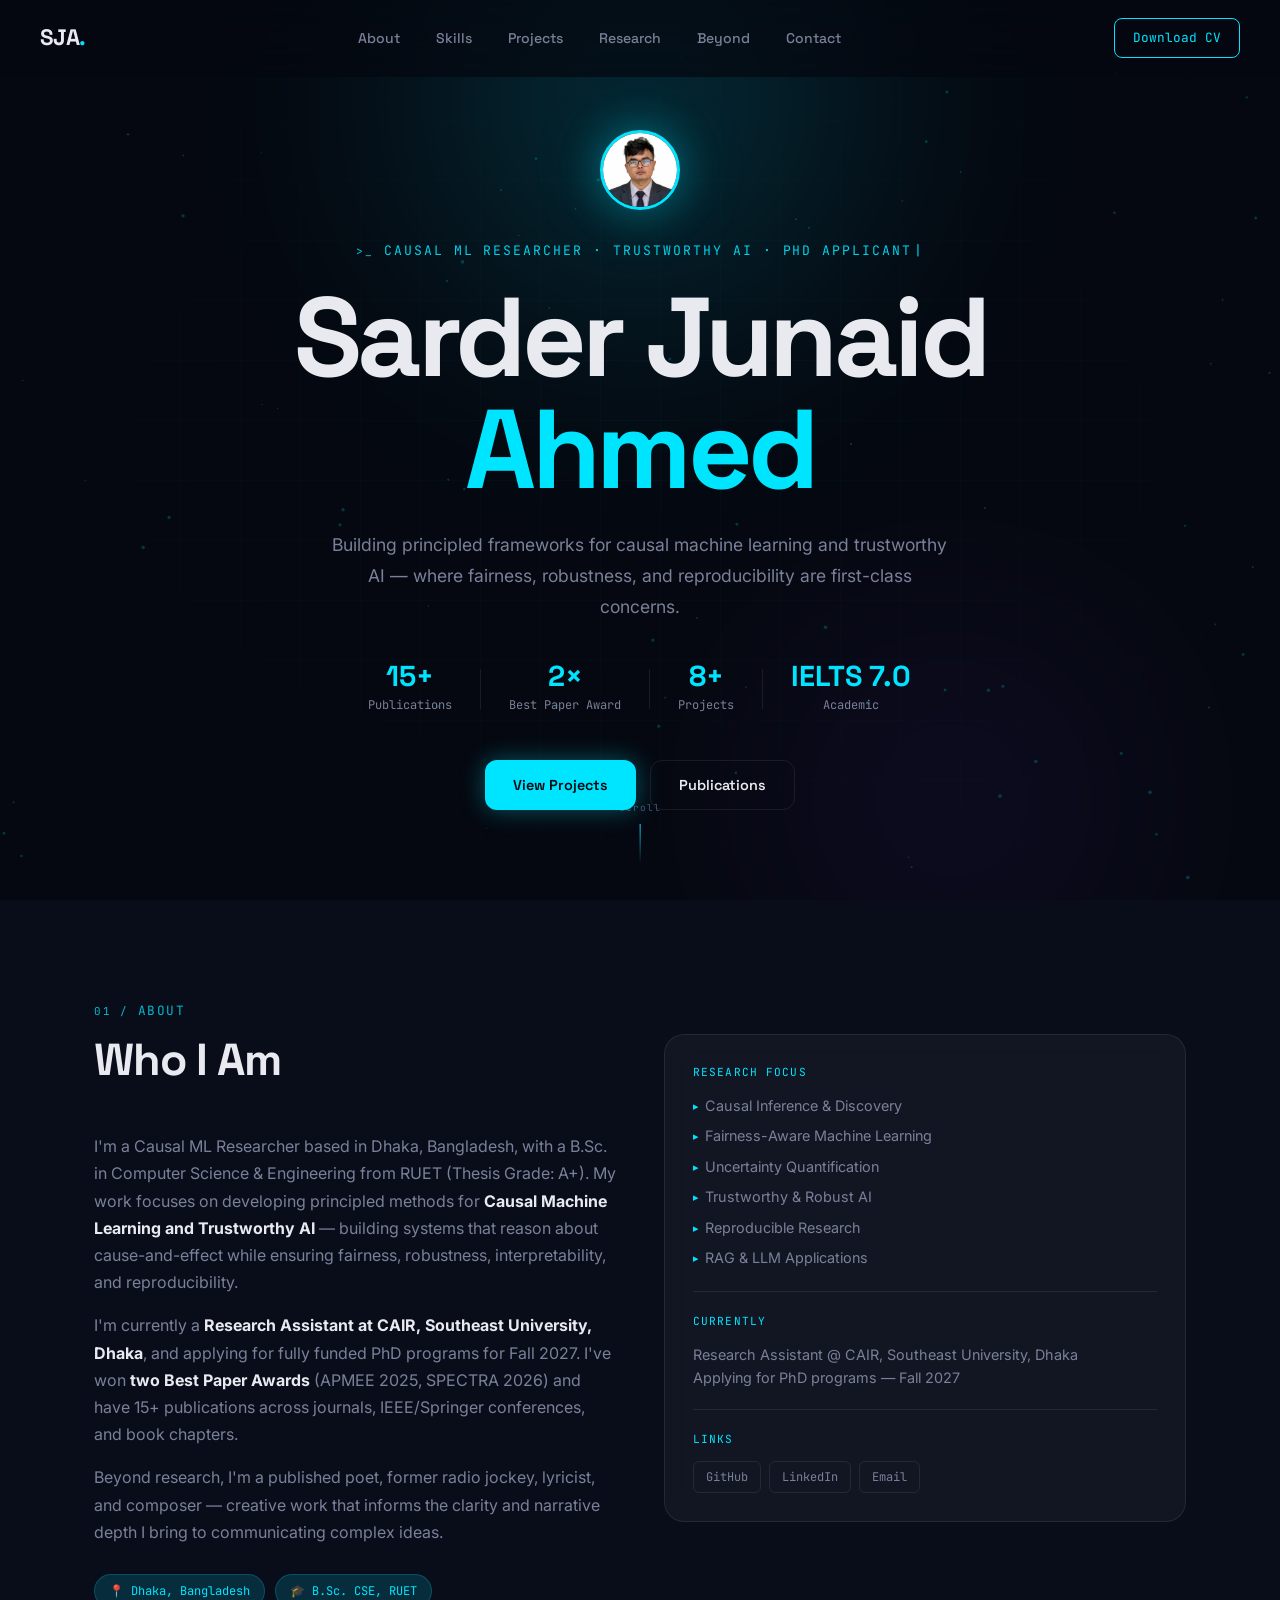
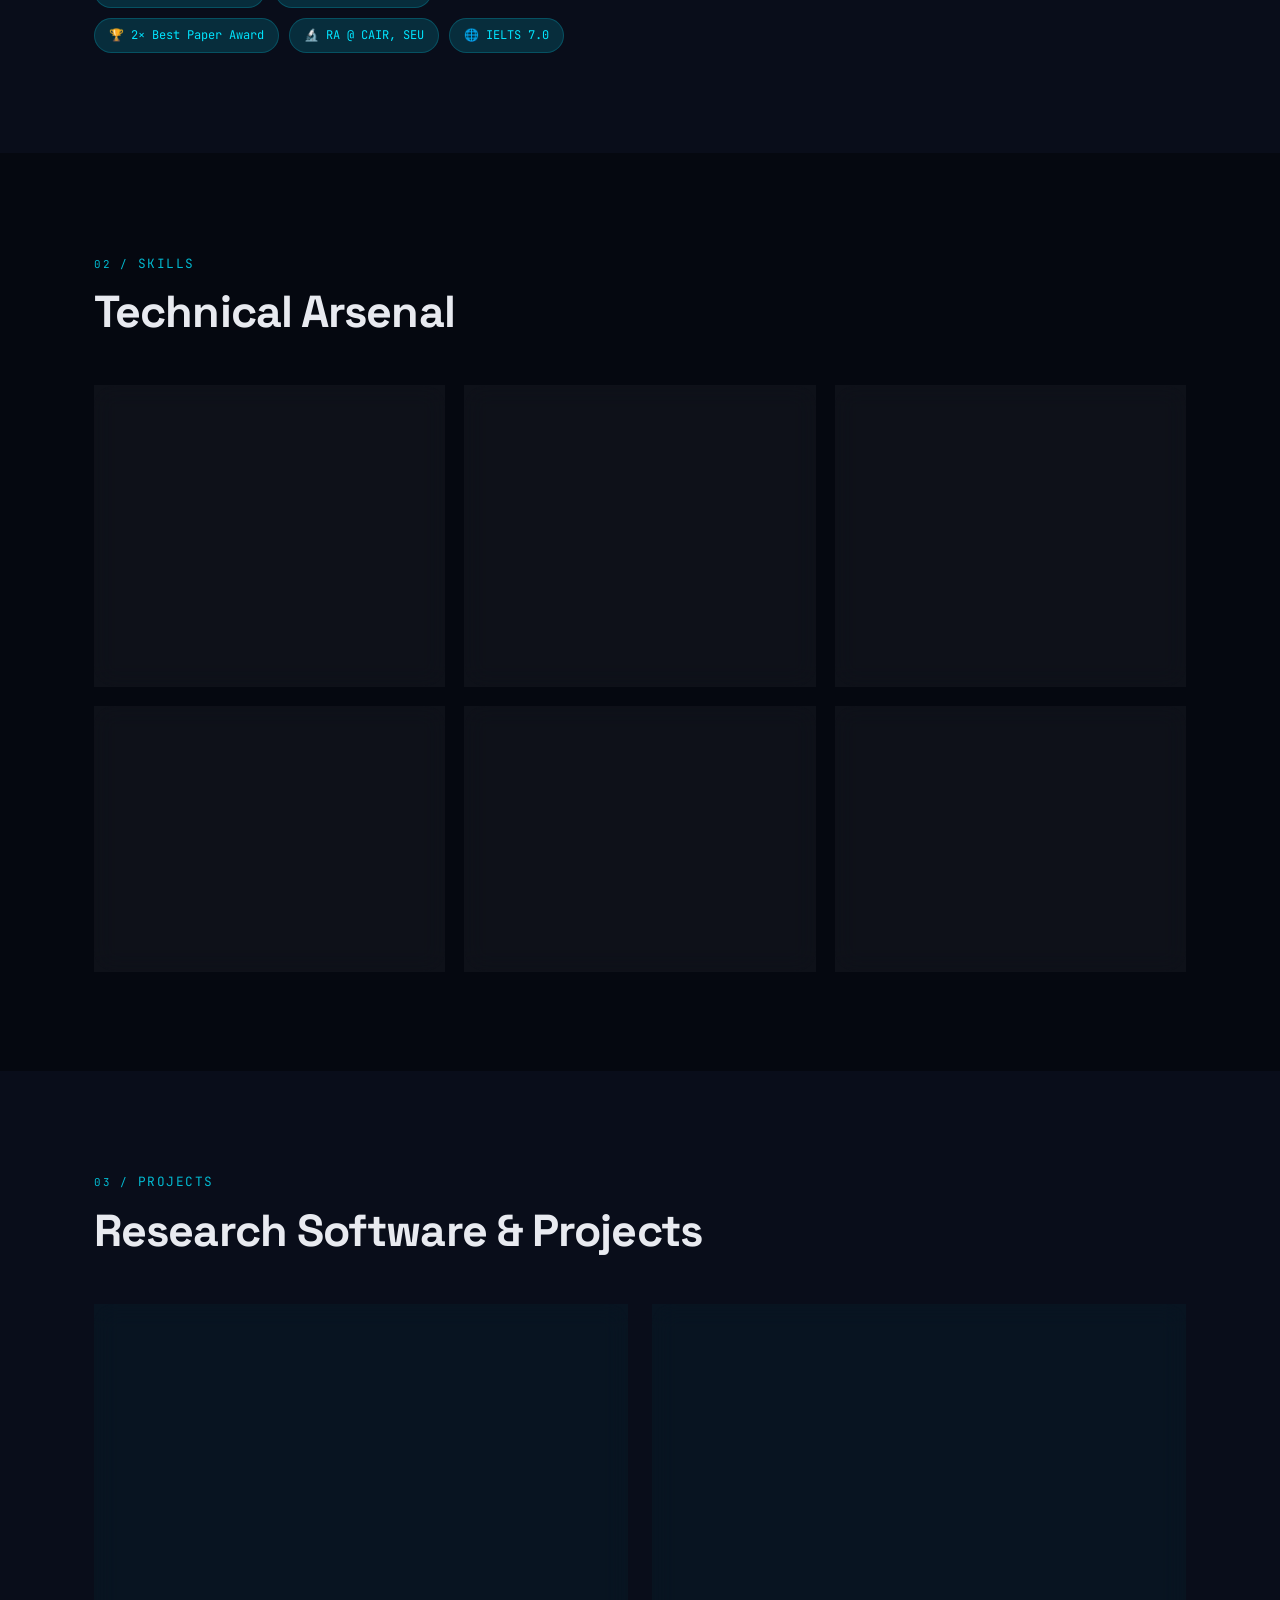
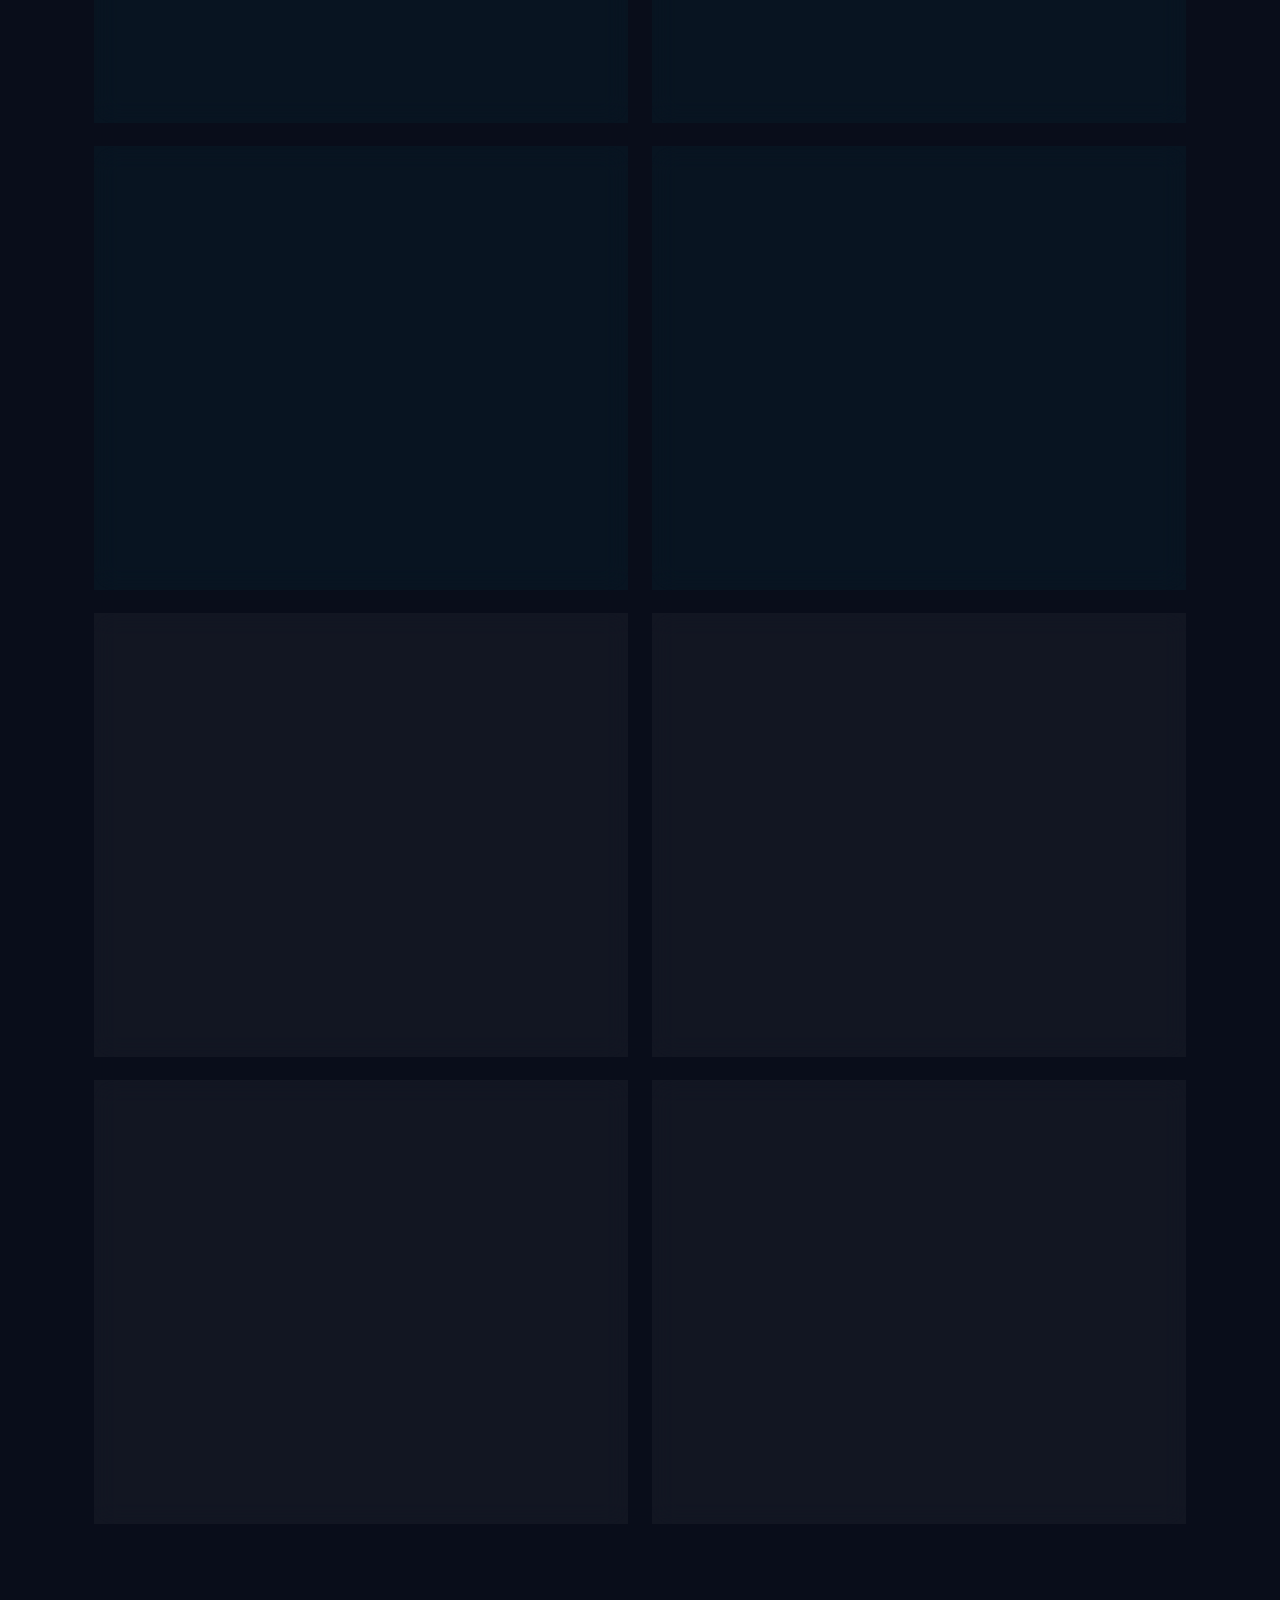
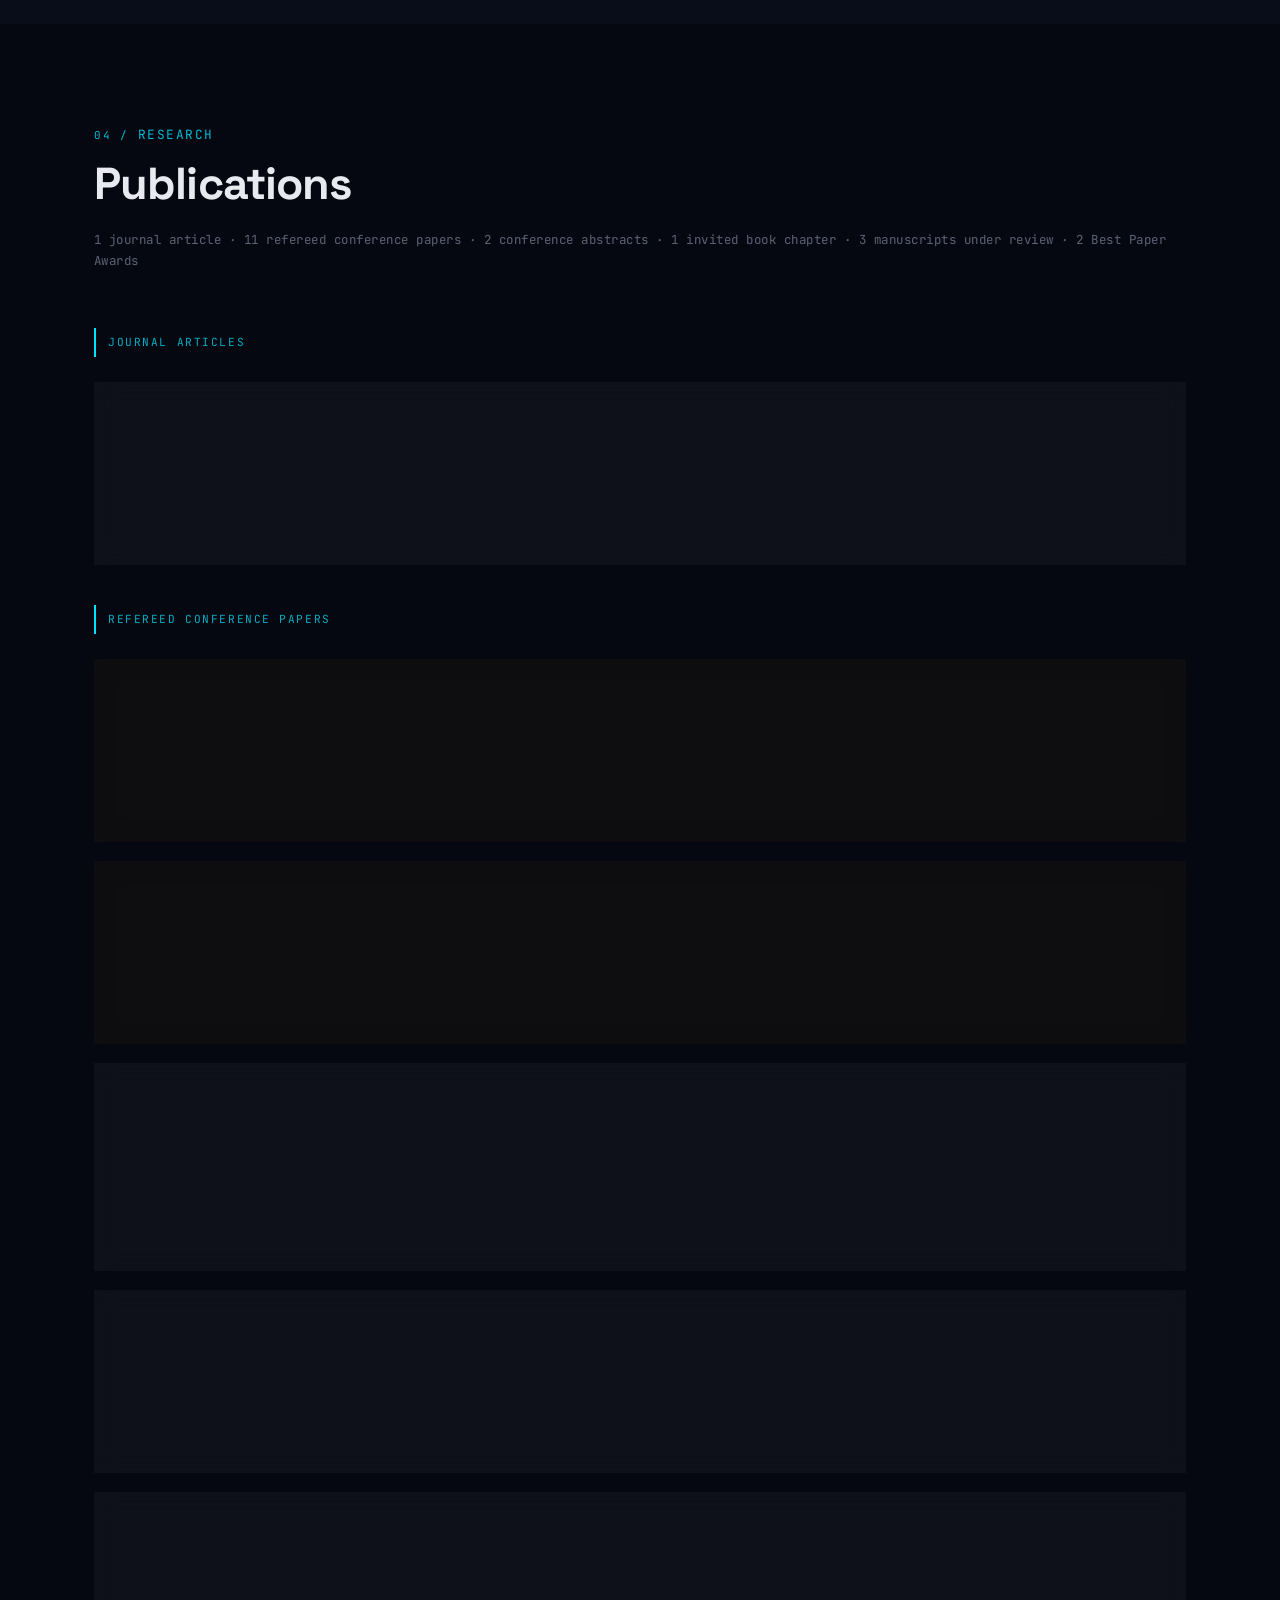
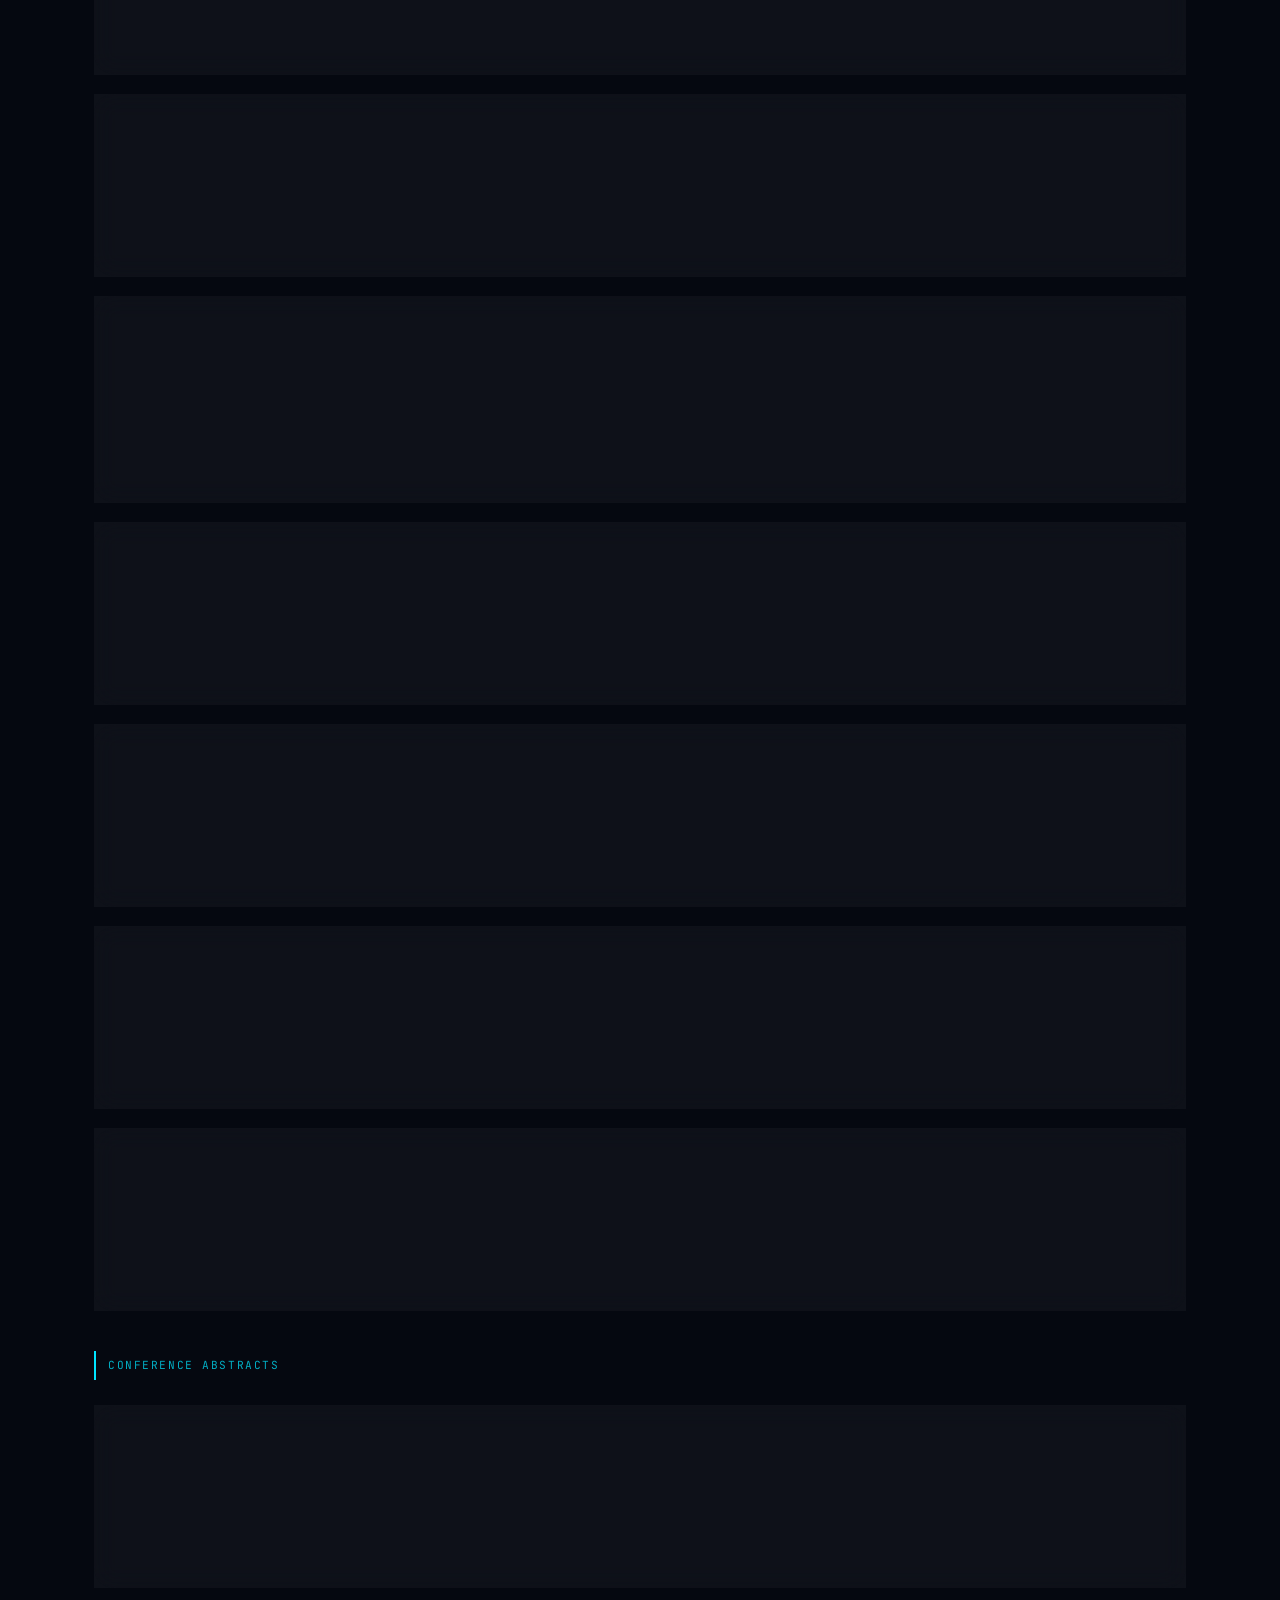
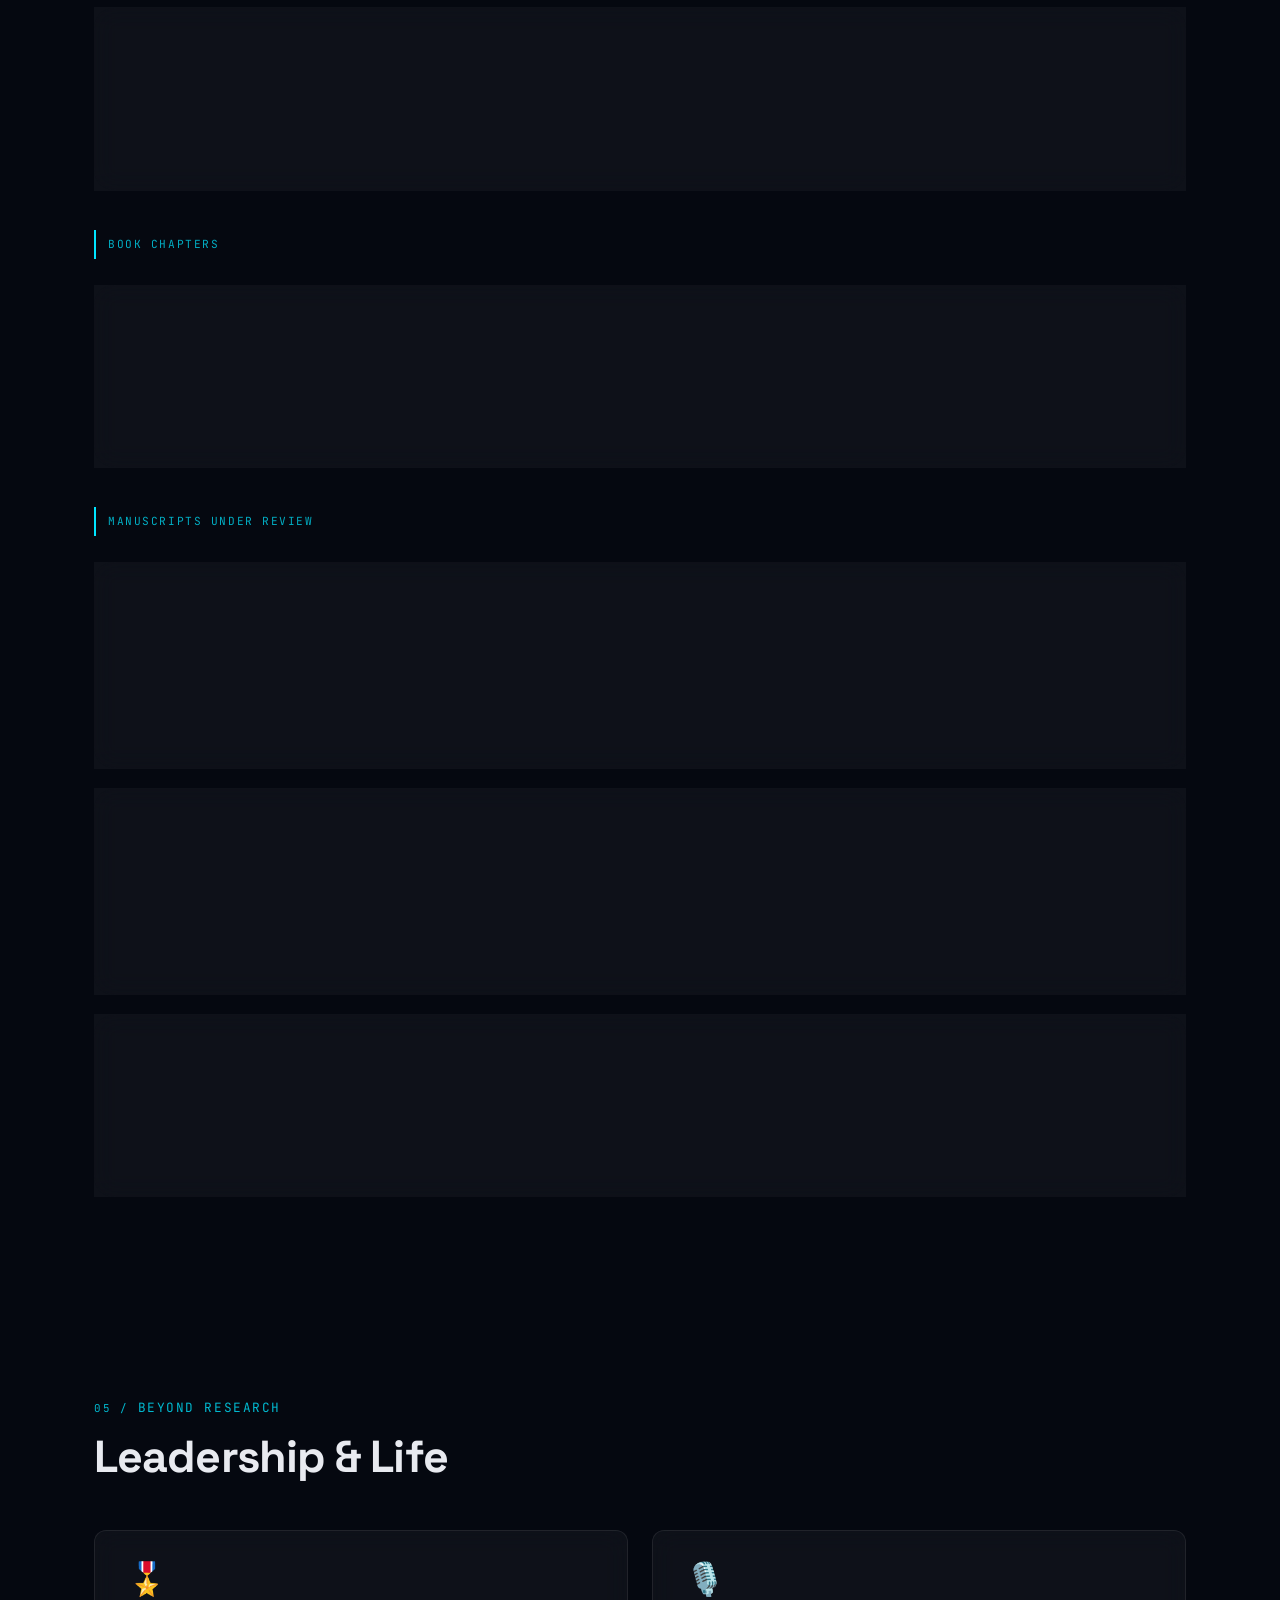
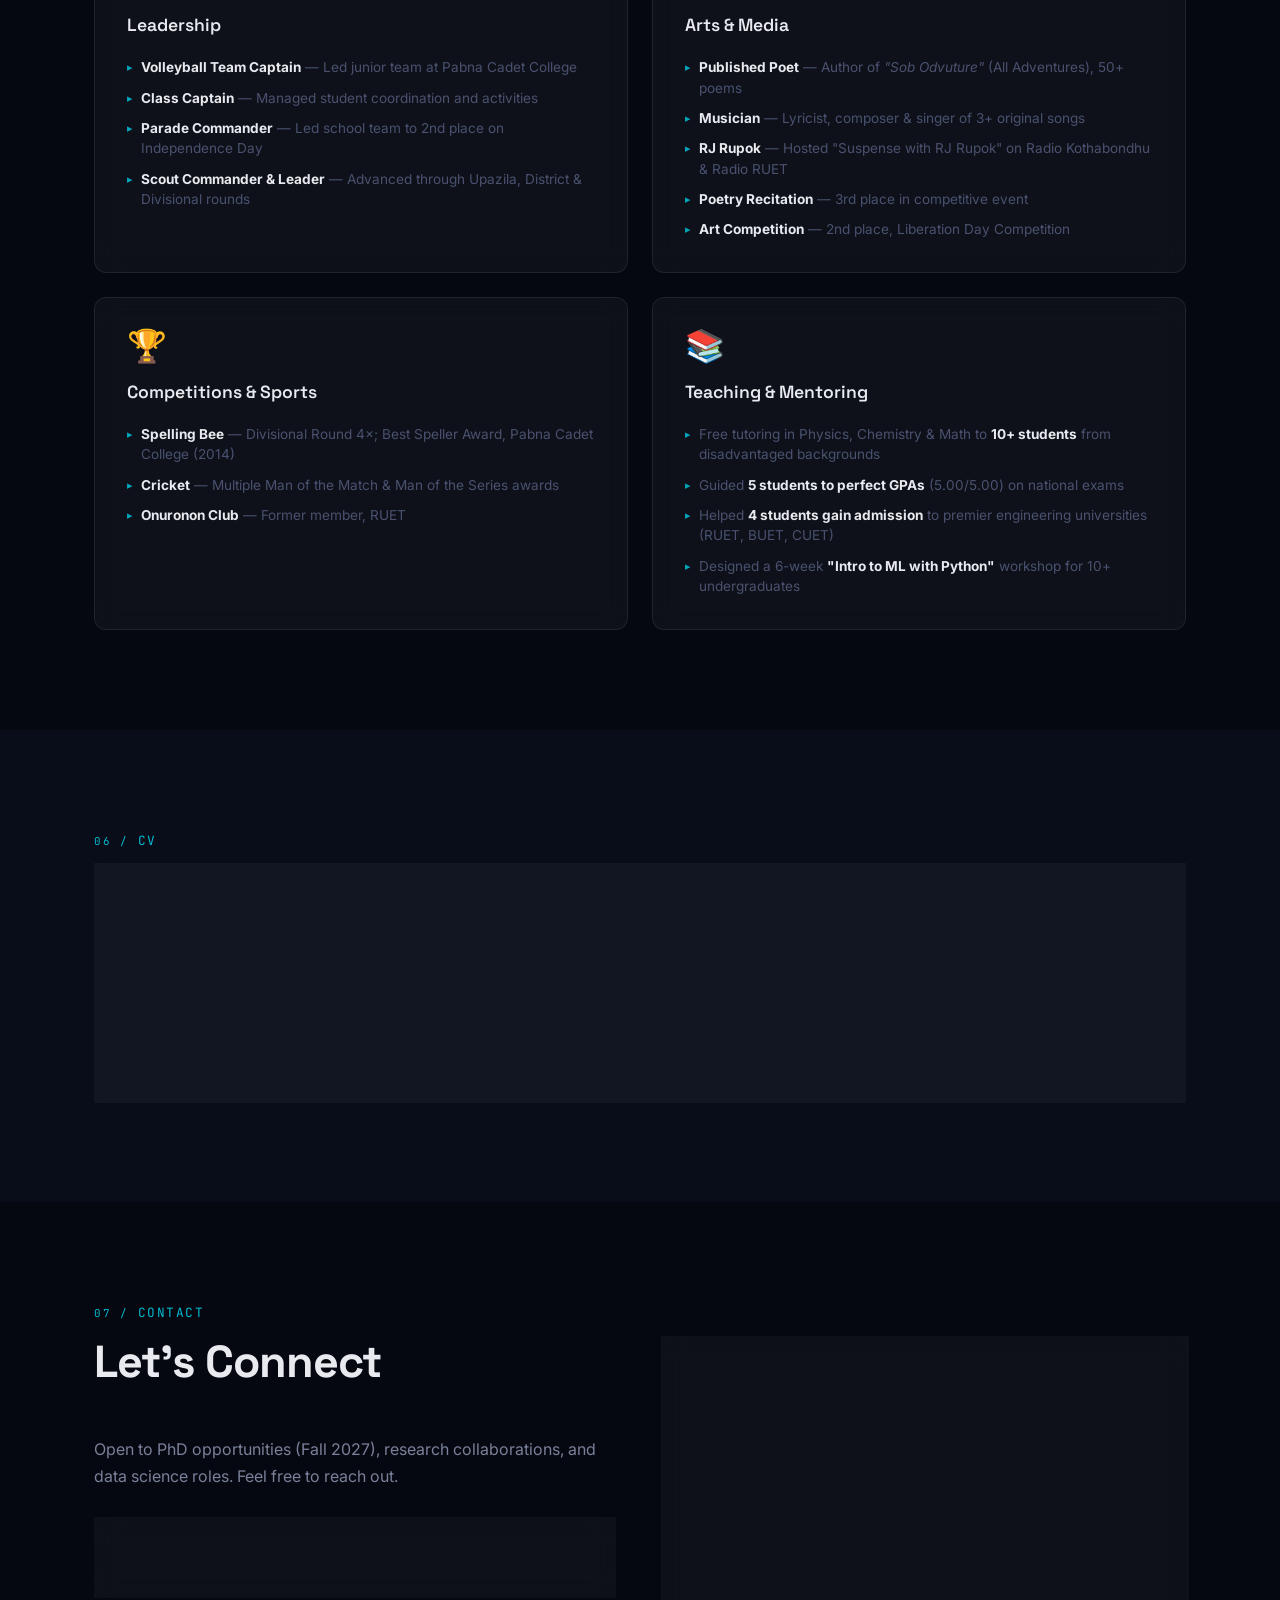
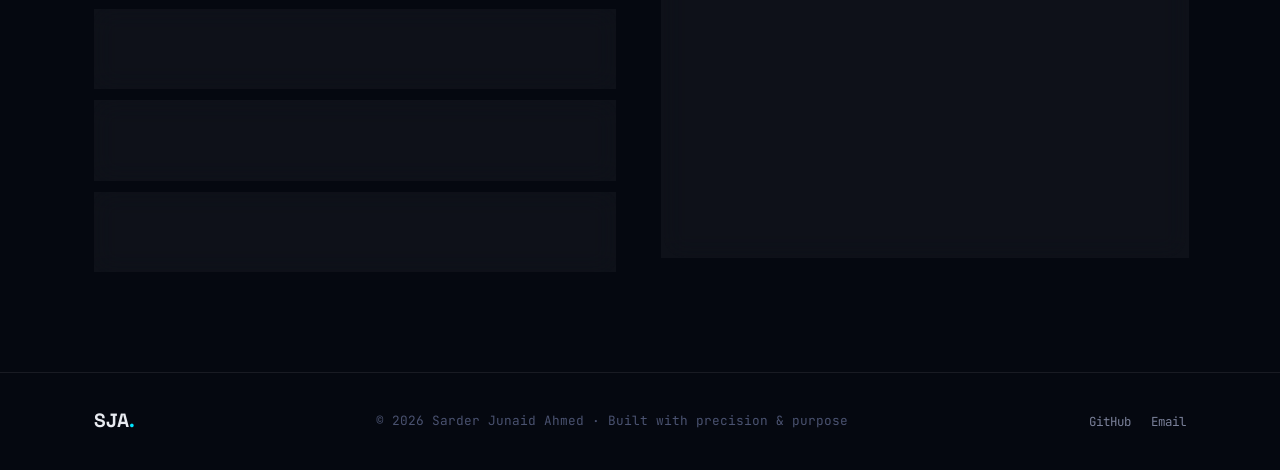
<file: index.html>
<!DOCTYPE html>
<html lang="en">
<head>
  <meta charset="UTF-8" />
  <meta name="viewport" content="width=device-width, initial-scale=1.0" />
  <title>Sarder Junaid Ahmed — Causal ML Researcher & PhD Applicant</title>
  <link rel="stylesheet" href="css/style.css" />
  <link rel="preconnect" href="https://fonts.googleapis.com" />
  <link href="https://fonts.googleapis.com/css2?family=Space+Grotesk:wght@300;400;500;600;700&family=JetBrains+Mono:wght@400;500&family=Inter:wght@300;400;500&display=swap" rel="stylesheet" />
</head>
<body>

  <!-- NAV -->
  <nav id="navbar">
    <div class="nav-logo">SJA<span class="dot">.</span></div>
    <ul class="nav-links">
      <li><a href="#about">About</a></li>
      <li><a href="#skills">Skills</a></li>
      <li><a href="#projects">Projects</a></li>
      <li><a href="#research">Research</a></li>
      <li><a href="#beyond">Beyond</a></li>
      <li><a href="#contact">Contact</a></li>
    </ul>
    <a href="#cv" class="nav-cta">Download CV</a>
    <button class="nav-toggle" id="navToggle" aria-label="Toggle menu">
      <span></span><span></span><span></span>
    </button>
  </nav>

  <!-- HERO -->
  <section id="hero">
    <div class="hero-bg">
      <div class="grid-overlay"></div>
      <div class="glow glow-1"></div>
      <div class="glow glow-2"></div>
    </div>
    <div class="hero-content">
      <div class="hero-photo-wrap">
        <img src="assets/images/profile.jpg" alt="Sarder Junaid Ahmed" class="hero-photo">
      </div>
      <p class="hero-eyebrow"><span class="mono">&gt;_</span> Causal ML Researcher · Trustworthy AI · PhD Applicant</p>
      <h1 class="hero-name">Sarder Junaid<br/><span class="accent">Ahmed</span></h1>
      <p class="hero-tagline">Building principled frameworks for causal machine learning and trustworthy AI — where fairness, robustness, and reproducibility are first-class concerns.</p>
      <div class="hero-stats">
        <div class="stat"><span class="stat-num">15+</span><span class="stat-label">Publications</span></div>
        <div class="stat-divider"></div>
        <div class="stat"><span class="stat-num">2×</span><span class="stat-label">Best Paper Award</span></div>
        <div class="stat-divider"></div>
        <div class="stat"><span class="stat-num">8+</span><span class="stat-label">Projects</span></div>
        <div class="stat-divider"></div>
        <div class="stat"><span class="stat-num">IELTS 7.0</span><span class="stat-label">Academic</span></div>
      </div>
      <div class="hero-actions">
        <a href="#projects" class="btn btn-primary">View Projects</a>
        <a href="#research" class="btn btn-ghost">Publications</a>
      </div>
    </div>
    <div class="scroll-hint">
      <span class="mono">scroll</span>
      <div class="scroll-line"></div>
    </div>
  </section>

  <!-- ABOUT -->
  <section id="about">
    <div class="container">
      <div class="section-label"><span class="mono">01 /</span> About</div>
      <div class="about-grid">
        <div class="about-text">
          <h2 class="section-title">Who I Am</h2>
          <p>I'm a Causal ML Researcher based in Dhaka, Bangladesh, with a B.Sc. in Computer Science & Engineering from RUET (Thesis Grade: A+). My work focuses on developing principled methods for <strong>Causal Machine Learning and Trustworthy AI</strong> — building systems that reason about cause-and-effect while ensuring fairness, robustness, interpretability, and reproducibility.</p>
          <p>I'm currently a <strong>Research Assistant at CAIR, Southeast University, Dhaka</strong>, and applying for fully funded PhD programs for Fall 2027. I've won <strong>two Best Paper Awards</strong> (APMEE 2025, SPECTRA 2026) and have 15+ publications across journals, IEEE/Springer conferences, and book chapters.</p>
          <p>Beyond research, I'm a published poet, former radio jockey, lyricist, and composer — creative work that informs the clarity and narrative depth I bring to communicating complex ideas.</p>
          <div class="about-badges">
            <span class="badge">📍 Dhaka, Bangladesh</span>
            <span class="badge">🎓 B.Sc. CSE, RUET</span>
            <span class="badge">🏆 2× Best Paper Award</span>
            <span class="badge">🔬 RA @ CAIR, SEU</span>
            <span class="badge">🌐 IELTS 7.0</span>
          </div>
        </div>
        <div class="about-card glass">
          <div class="about-card-row">
            <span class="mono-label">Research Focus</span>
            <ul class="focus-list">
              <li>Causal Inference & Discovery</li>
              <li>Fairness-Aware Machine Learning</li>
              <li>Uncertainty Quantification</li>
              <li>Trustworthy & Robust AI</li>
              <li>Reproducible Research</li>
              <li>RAG & LLM Applications</li>
            </ul>
          </div>
          <div class="about-card-divider"></div>
          <div class="about-card-row">
            <span class="mono-label">Currently</span>
            <p class="currently-text">Research Assistant @ CAIR, Southeast University, Dhaka<br/>Applying for PhD programs — Fall 2027</p>
          </div>
          <div class="about-card-divider"></div>
          <div class="about-card-row">
            <span class="mono-label">Links</span>
            <div class="about-links">
              <a href="https://github.com/Junaid-Ahmed-Rupok" target="_blank" class="link-chip">GitHub</a>
              <a href="https://www.linkedin.com/in/sarder-junaid-ahmed-059b68240/" target="_blank" class="link-chip">LinkedIn</a>
              <a href="mailto:junaidahmedrupok@gmail.com" class="link-chip">Email</a>
            </div>
          </div>
        </div>
      </div>
    </div>
  </section>

  <!-- SKILLS -->
  <section id="skills">
    <div class="container">
      <div class="section-label"><span class="mono">02 /</span> Skills</div>
      <h2 class="section-title">Technical Arsenal</h2>
      <div class="skills-grid">

        <div class="skill-card glass">
          <div class="skill-icon">🔗</div>
          <h3>Causal Inference</h3>
          <div class="skill-tags">
            <span>DAGs</span><span>do-calculus</span><span>SEMs</span>
            <span>PC Algorithm</span><span>LiNGAM</span>
            <span>Propensity Score</span><span>IV</span>
          </div>
        </div>

        <div class="skill-card glass">
          <div class="skill-icon">📊</div>
          <h3>Statistical Methods</h3>
          <div class="skill-tags">
            <span>Bayesian Inference</span><span>Hypothesis Testing</span>
            <span>FDR Correction</span><span>Bootstrap</span>
            <span>Conformal Prediction</span><span>UQ</span>
          </div>
        </div>

        <div class="skill-card glass">
          <div class="skill-icon">🤖</div>
          <h3>Machine Learning</h3>
          <div class="skill-tags">
            <span>XGBoost</span><span>CatBoost</span><span>LightGBM</span>
            <span>SHAP</span><span>Scikit-learn</span>
            <span>Bayesian Optimization</span><span>SMOTE</span>
          </div>
        </div>

        <div class="skill-card glass">
          <div class="skill-icon">🧠</div>
          <h3>Deep Learning & NLP</h3>
          <div class="skill-tags">
            <span>PyTorch</span><span>TensorFlow</span><span>HuggingFace</span>
            <span>GATs</span><span>Transformers</span>
            <span>RAG</span><span>LangChain</span><span>FAISS</span>
          </div>
        </div>

        <div class="skill-card glass">
          <div class="skill-icon">📈</div>
          <h3>Data & Visualization</h3>
          <div class="skill-tags">
            <span>Pandas</span><span>NumPy</span><span>SciPy</span>
            <span>Statsmodels</span><span>Matplotlib</span>
            <span>Plotly</span><span>Streamlit</span>
          </div>
        </div>

        <div class="skill-card glass">
          <div class="skill-icon">🔬</div>
          <h3>Research Practices</h3>
          <div class="skill-tags">
            <span>Reproducible Workflows</span><span>Pre-registration</span>
            <span>Version Control</span><span>Open Science</span>
            <span>Git</span><span>Docker</span><span>LaTeX</span>
          </div>
        </div>

      </div>
    </div>
  </section>

  <!-- PROJECTS -->
  <section id="projects">
    <div class="container">
      <div class="section-label"><span class="mono">03 /</span> Projects</div>
      <h2 class="section-title">Research Software & Projects</h2>
      <div class="projects-grid">

        <div class="project-card glass featured">
          <div class="project-tag">Featured · Causal Fairness</div>
          <h3 class="project-title">A-ICF</h3>
          <p class="project-sub">Amortized Invariant Causal Fairness Framework</p>
          <p class="project-desc">Five-phase causal fairness auditing framework combining causal-structure discovery, invariant representation learning (DCEVAE), path-specific ε-fairness optimization, and causal decomposition of outcome disparity (TV = SE + IE − DE) for clinical ML.</p>
          <div class="project-tech">
            <span>PyTorch</span><span>DAGs</span><span>DCEVAE</span><span>do-calculus</span>
          </div>
          <div class="project-metrics">
            <span class="metric">EOD ≤ 0.055</span>
            <span class="metric">N=101,766 + N=4,240</span>
            <span class="metric">IEEE OMLET 2026</span>
          </div>
          <div class="project-links">
            <a href="https://github.com/Junaid-Ahmed-Rupok/A-ICF-Amortized-Invariant-Causal-Fairness" target="_blank" class="btn-sm btn-ghost">GitHub</a>
          </div>
        </div>

        <div class="project-card glass featured">
          <div class="project-tag">Featured · Deep Learning</div>
          <h3 class="project-title">DeepEnMap</h3>
          <p class="project-sub">Multi-Modal Ordinal Energy Poverty Risk Mapping</p>
          <p class="project-desc">Multi-modal deep learning framework fusing satellite imagery (CNN) with demographic data (dense branch) for ordinal energy poverty risk prediction. Custom ordinal-aware loss function penalizes distant misclassifications more heavily than nearby ones.</p>
          <div class="project-tech">
            <span>TensorFlow</span><span>Keras</span><span>CNN</span><span>Grad-CAM</span>
          </div>
          <div class="project-metrics">
            <span class="metric">91.66% accuracy</span>
            <span class="metric">F1 0.9102 (macro)</span>
            <span class="metric">IEMIS 2026 · Springer</span>
          </div>
          <div class="project-links">
            <a href="https://github.com/Junaid-Ahmed-Rupok/DeepEnMap" target="_blank" class="btn-sm btn-ghost">GitHub</a>
          </div>
        </div>

        <div class="project-card glass featured">
          <div class="project-tag">Featured · Live · Open Science</div>
          <h3 class="project-title">ReproHub</h3>
          <p class="project-sub">Automated Research Reproducibility Platform</p>
          <p class="project-desc">Modular platform that automatically verifies published statistical claims against raw data using a composite scoring model (p-value, effect size, test statistic agreement) across 11 statistical tests. Generates automated PDF summaries, reducing manual verification time by 40%.</p>
          <div class="project-tech">
            <span>Streamlit</span><span>SciPy</span><span>Statsmodels</span><span>ReportLab</span>
          </div>
          <div class="project-metrics">
            <span class="metric">11 statistical tests</span>
            <span class="metric">40% faster verification</span>
          </div>
          <div class="project-links">
            <a href="https://reproapp-8jb7vbhnqyltxq23bsr8xn.streamlit.app/" target="_blank" class="btn-sm btn-primary">Live App</a>
            <a href="https://github.com/Junaid-Ahmed-Rupok/ReproHub" target="_blank" class="btn-sm btn-ghost">GitHub</a>
          </div>
        </div>

        <div class="project-card glass featured">
          <div class="project-tag">Featured · Live · Analytics</div>
          <h3 class="project-title">StatsPro</h3>
          <p class="project-sub">AI-Powered Statistical Analysis Platform</p>
          <p class="project-desc">Full-stack automated platform transforming raw CSV data into professional statistical reports. 10 statistical tests with BH-FDR correction, ML Studio training 6 models with cross-validation, automated outlier detection, and PDF/Excel export.</p>
          <div class="project-tech">
            <span>Streamlit</span><span>XGBoost</span><span>CatBoost</span><span>SciPy</span>
          </div>
          <div class="project-metrics">
            <span class="metric">10 statistical tests</span>
            <span class="metric">6 ML models</span>
            <span class="metric">12% reliability gain</span>
          </div>
          <div class="project-links">
            <a href="https://statistical-analysis-app-7axetqtx75ncuu7fr8irxj.streamlit.app/" target="_blank" class="btn-sm btn-primary">Live App</a>
            <a href="https://github.com/Junaid-Ahmed-Rupok/statistical-analysis-app" target="_blank" class="btn-sm btn-ghost">GitHub</a>
          </div>
        </div>

        <div class="project-card glass">
          <div class="project-tag">Live · RAG System</div>
          <h3 class="project-title">Smart RAG Chatbot</h3>
          <p class="project-sub">Cited Retrieval-Augmented QA System</p>
          <p class="project-desc">QA system enforcing per-response citation to exact source passages with MMR-based retrieval re-ranking and configurable chunking. Decoupled embedding and generation layers for systematic evaluation of retrieval quality independently of generation.</p>
          <div class="project-tech">
            <span>LangChain</span><span>FAISS</span><span>HuggingFace</span><span>Streamlit</span>
          </div>
          <div class="project-metrics">
            <span class="metric">MMR re-ranking</span>
            <span class="metric">Citation-enforced</span>
          </div>
          <div class="project-links">
            <a href="https://smart-rag-chatbot-izxizdewwebpsrmhhufyxe.streamlit.app/" target="_blank" class="btn-sm btn-primary">Live App</a>
            <a href="https://github.com/Junaid-Ahmed-Rupok/smart-rag-chatbot" target="_blank" class="btn-sm btn-ghost">GitHub</a>
          </div>
        </div>

        <div class="project-card glass">
          <div class="project-tag">Research Project · Conference Paper</div>
          <h3 class="project-title">FAI</h3>
          <p class="project-sub">Feature-Wise Adaptive Imputation</p>
          <p class="project-desc">ML framework that automatically selects the optimal imputation method per feature by learning a selector that maps feature statistical properties to the best strategy. Consistently within 1% of the best baseline — zero manual tuning. Accepted at ICISET 2026 (~27% acceptance rate).</p>
          <div class="project-tech">
            <span>Scikit-learn</span><span>MICE</span><span>KNN</span><span>missForest</span>
          </div>
          <div class="project-metrics">
            <span class="metric">Within 1% of best baseline</span>
            <span class="metric">ICISET 2026 (27% AR)</span>
          </div>
          <div class="project-links">
            <a href="https://github.com/Junaid-Ahmed-Rupok/FAI-Feature-Wise-Adaptive-Imputation" target="_blank" class="btn-sm btn-ghost">GitHub</a>
          </div>
        </div>

        <div class="project-card glass">
          <div class="project-tag">Research Project · IEEE</div>
          <h3 class="project-title">Crime Classification</h3>
          <p class="project-sub">Fairness-Aware ML for Dhaka Metropolitan Area</p>
          <p class="project-desc">6-class crime prediction on 3,000 incidents using spatiotemporal cross-validation, SMOTE-NC, SHAP feature selection, Platt scaling calibration (ECE=0.0432), and FairLearn fairness auditing. Published in Journal of Machine Learning Applications.</p>
          <div class="project-tech">
            <span>XGBoost</span><span>SHAP</span><span>FairLearn</span><span>SMOTE-NC</span>
          </div>
          <div class="project-metrics">
            <span class="metric">93.17% accuracy</span>
            <span class="metric">AUC 0.9945</span>
            <span class="metric">J. Mach. Learn. Appl.</span>
          </div>
          <div class="project-links">
            <a href="https://doi.org/10.61577/jmla.2026.100002" target="_blank" class="btn-sm btn-primary">Journal</a>
            <a href="https://github.com/Junaid-Ahmed-Rupok/__crime_project" target="_blank" class="btn-sm btn-ghost">GitHub</a>
          </div>
        </div>

        <div class="project-card glass">
          <div class="project-tag">Research Project · IEEE · 🏆 Best Paper</div>
          <h3 class="project-title">Environmental Livability</h3>
          <p class="project-sub">Bootstrap-Validated SHAP · CF-EGAT · 169 Nations</p>
          <p class="project-desc">Two papers: Bootstrap SHAP framework (200-iter) showing only 6–8 of 20 features are truly significant, validated against EPI 2020 (r=0.76–0.82); and CF-EGAT, a Causal Fairness-Aware Graph Attention Network — winner of 1st Best Paper Award at SPECTRA 2026.</p>
          <div class="project-tech">
            <span>XGBoost</span><span>GAT</span><span>SHAP</span><span>Bootstrap CI</span>
          </div>
          <div class="project-metrics">
            <span class="metric">Test F1: 0.88</span>
            <span class="metric">AUC: 0.94</span>
            <span class="metric">🏆 1st Best Paper</span>
          </div>
          <div class="project-links">
            <a href="https://zenodo.org/records/21195761" target="_blank" class="btn-sm btn-primary">DOI</a>
            <a href="https://github.com/Junaid-Ahmed-Rupok/country_environmental_livability_2019" target="_blank" class="btn-sm btn-ghost">GitHub</a>
          </div>
        </div>

      </div>
    </div>
  </section>

  <!-- RESEARCH -->
  <section id="research">
    <div class="container">
      <div class="section-label"><span class="mono">04 /</span> Research</div>
      <h2 class="section-title">Publications</h2>
      <p class="research-summary">1 journal article · 11 refereed conference papers · 2 conference abstracts · 1 invited book chapter · 3 manuscripts under review · 2 Best Paper Awards</p>

      <div class="research-list">

        <!-- JOURNAL -->
        <div class="pub-group-label"><span class="mono">Journal Articles</span></div>

        <div class="research-card glass">
          <div class="research-status accepted">📰 Published · J. Mach. Learn. Appl. 2(1), 9–17</div>
          <h3 class="research-title">Machine Learning for Crime Classification: A Fairness-Aware Approach to Class Imbalance</h3>
          <p class="research-venue"><span class="mono">Journal of Machine Learning Applications</span>, 2026 · Extended journal version with expanded methodology</p>
          <p class="research-authors"><span class="mono">Ahmed, S.J.</span>, Kwoshik, M.H.R., & Islam Nahian, M.T. · <a href="https://doi.org/10.61577/jmla.2026.100002" target="_blank" class="doi-link">DOI: 10.61577/jmla.2026.100002</a></p>
        </div>

        <!-- CONFERENCE PAPERS -->
        <div class="pub-group-label"><span class="mono">Refereed Conference Papers</span></div>

        <div class="research-card glass award">
          <div class="research-status award-badge">🏆 1st Best Paper Award · SPECTRA 2026</div>
          <h3 class="research-title">CF-EGAT: A Causal Fairness-Aware Equity Graph Attention Network for Country-Level Environmental Livability Classification</h3>
          <p class="research-venue"><span class="mono">SPECTRA 2026</span> · IEEE Photonics Society HSTU SBC · Oral · Also awarded 100% registration fee waiver for IEEE OMLET 2026</p>
          <p class="research-authors"><span class="mono">Ahmed, S.J.</span>, Kwoshik, M.H.R., & Islam Nahian, M.T. · <a href="https://zenodo.org/records/21195761" target="_blank" class="doi-link">DOI: 10.5281/zenodo.21195761</a></p>
        </div>

        <div class="research-card glass award">
          <div class="research-status award-badge">🏆 Best Research Paper Award · APMEE 2025</div>
          <h3 class="research-title">Multi-Dimensional Statistical Similarity for Governance Classification: Beyond Arbitrary Thresholds in Comparative Politics</h3>
          <p class="research-venue"><span class="mono">6th APMEE 2025</span>, IEB, Dhaka · Oral Presentation · Provisionally accepted for publication in Journal of EED, IEB</p>
          <p class="research-authors"><span class="mono">Ahmed, S.J.</span> (2025)</p>
        </div>

        <div class="research-card glass">
          <div class="research-status accepted">✅ Accepted · IEEE OMLET 2026 · Poster</div>
          <h3 class="research-title">Auditing, Not Predicting: A Causal Bias-Decomposition Framework for Clinical Fairness, and a Cautionary Tale of Representation Collapse in A-ICF</h3>
          <p class="research-venue"><span class="mono">IEEE OMLET 2026</span> · IEEE Xplore</p>
          <p class="research-authors"><span class="mono">Ahmed, S.J.</span> (2026)</p>
        </div>

        <div class="research-card glass">
          <div class="research-status accepted">✅ Accepted · ICISET 2026 · ~27% AR · Oral</div>
          <h3 class="research-title">FAI: Feature-Wise Adaptive Imputation via Downstream-Aware Method Selection</h3>
          <p class="research-venue"><span class="mono">5th ICISET 2026</span> · Paper ID: 363</p>
          <p class="research-authors"><span class="mono">Ahmed, S.J.</span> (2026)</p>
        </div>

        <div class="research-card glass">
          <div class="research-status accepted">✅ Accepted · IEMIS 2026 · Springer LNNS</div>
          <h3 class="research-title">DeepEnMap: Ordinal-Aware Multi-Modal Deep Learning for Energy Poverty Risk Mapping</h3>
          <p class="research-venue"><span class="mono">IEMIS 2026</span> · Springer Lecture Notes in Networks and Systems</p>
          <p class="research-authors"><span class="mono">Ahmed, S.J.</span> (2026)</p>
        </div>

        <div class="research-card glass">
          <div class="research-status accepted">✅ Accepted · IEMIS 2026 · Springer LNNS</div>
          <h3 class="research-title">Density-Decoupled, Mask-Ablated Segmentation-Guided Diffusion for Controllable Mammography Synthesis</h3>
          <p class="research-venue"><span class="mono">IEMIS 2026</span> · Springer Lecture Notes in Networks and Systems</p>
          <p class="research-authors"><span class="mono">Ahmed, S.J.</span> (2026)</p>
        </div>

        <div class="research-card glass">
          <div class="research-status accepted">✅ Accepted · IEEE SPICSCON 2026</div>
          <h3 class="research-title">Environmental Livability Assessment via Adaptive Bootstrap-Retrained SHAP and Statistically-Constrained Pareto Counterfactuals</h3>
          <p class="research-venue"><span class="mono">IEEE SPICSCON 2026</span> · IEEE Xplore</p>
          <p class="research-authors"><span class="mono">Ahmed, S.J.</span>, Kwoshik, M.H.R., & Nakib, M.F.N. (2026)</p>
        </div>

        <div class="research-card glass">
          <div class="research-status accepted">✅ Accepted · IEEE SPICSCON 2026</div>
          <h3 class="research-title">Machine Learning for Crime Classification: A Fairness-Aware Approach to Class Imbalance <span style="font-weight:400;font-size:0.9em">(Conference version)</span></h3>
          <p class="research-venue"><span class="mono">IEEE SPICSCON 2026</span> · IEEE Xplore</p>
          <p class="research-authors"><span class="mono">Ahmed, S.J.</span>, Kwoshik, M.H.R., & Nakib, M.F.N. (2026)</p>
        </div>

        <div class="research-card glass">
          <div class="research-status accepted">✅ Accepted · SPECTRA 2026 · Oral</div>
          <h3 class="research-title">RMA-BO: Regret-Minimizing Adaptive Bayesian Optimization</h3>
          <p class="research-venue"><span class="mono">SPECTRA 2026</span> · IEEE Photonics Society HSTU SBC · <a href="https://zenodo.org/records/21194394" target="_blank" class="doi-link">DOI: 10.5281/zenodo.21194394</a></p>
          <p class="research-authors"><span class="mono">Ahmed, S.J.</span>, Kwoshik, M.H.R., & Islam Nahian, M.T. (2026)</p>
        </div>

        <div class="research-card glass">
          <div class="research-status accepted">✅ Accepted · IEEE CSDE 2026</div>
          <h3 class="research-title">Conformal Influence-Driven Realignment (CIDR): A Framework for Restoring Model Reliability under Distribution Shift</h3>
          <p class="research-venue"><span class="mono">IEEE CSDE 2026</span> · Paper ID: ieee-csde_3254</p>
          <p class="research-authors"><span class="mono">Ahmed, S.J.</span> (2026)</p>
        </div>

        <div class="research-card glass">
          <div class="research-status accepted">✅ Accepted · IEEE CSDE 2026</div>
          <h3 class="research-title">CalForget: Calibration-Driven Selective Forgetting via Conformal Influence Attribution</h3>
          <p class="research-venue"><span class="mono">IEEE CSDE 2026</span> · Paper ID: ieee-csde_3237</p>
          <p class="research-authors"><span class="mono">Ahmed, S.J.</span> (2026)</p>
        </div>

        <!-- ABSTRACTS -->
        <div class="pub-group-label"><span class="mono">Conference Abstracts</span></div>

        <div class="research-card glass">
          <div class="research-status accepted">✅ Presented · 1st National Science Conference 2026</div>
          <h3 class="research-title">Conformal Influence-Driven Realignment (CIDR): A Framework for Restoring Model Reliability under Distribution Shift</h3>
          <p class="research-venue"><span class="mono">1st National Science Conference 2026</span> · BUSC, Barishal University · Certificate of Appreciation</p>
          <p class="research-authors"><span class="mono">Ahmed, S.J.</span>, Kwoshik, M.H.R. (2026)</p>
        </div>

        <div class="research-card glass">
          <div class="research-status accepted">✅ Accepted · ISRC 2026 · ~20% AR · Oral</div>
          <h3 class="research-title">Identification-Aware Selective Prediction: A Decision-Theoretic Framework for Causal AI Reliability</h3>
          <p class="research-venue"><span class="mono">2nd ISRC 2026</span> · Dhaka University Research Society · Submission ID: ISRC-2026-126</p>
          <p class="research-authors"><span class="mono">Ahmed, S.J.</span> (2026)</p>
        </div>

        <!-- BOOK CHAPTER -->
        <div class="pub-group-label"><span class="mono">Book Chapters</span></div>

        <div class="research-card glass">
          <div class="research-status under-review">🔄 Invited · Under Review · Springer</div>
          <h3 class="research-title">Generative AI and Mathematical Optimization for Football Match Outcome Prediction</h3>
          <p class="research-venue">In: Lahby, M. (ed.) <em>Generative AI and Mathematical Optimization for Performance and Innovation in Football</em> · <span class="mono">Springer</span> · Invited Chapter</p>
          <p class="research-authors"><span class="mono">Ahmed, S.J.</span> (2026)</p>
        </div>

        <!-- UNDER REVIEW -->
        <div class="pub-group-label"><span class="mono">Manuscripts Under Review</span></div>

        <div class="research-card glass">
          <div class="research-status under-review">🔄 Under Review · TMLR</div>
          <h3 class="research-title">DemocracyGuard: Testing a Divergence-Index Reconciliation of Subjective and Objective Democracy Indicators for Forecasting Adverse Regime Transitions</h3>
          <p class="research-venue"><span class="mono">Transactions on Machine Learning Research (TMLR)</span></p>
          <p class="research-authors"><span class="mono">Ahmed, S.J.</span> (2026)</p>
        </div>

        <div class="research-card glass">
          <div class="research-status under-review">🔄 Under Review · ICRPSET 2026</div>
          <h3 class="research-title">Active Neuro-Causal Immunization (ANCI): A Conflict-Neuron Framework for Jointly Auditing Fairness, Robustness, and Privacy in Neural Classifiers</h3>
          <p class="research-venue"><span class="mono">ICRPSET 2026</span> · Paper ID: 132</p>
          <p class="research-authors"><span class="mono">Ahmed, S.J.</span>, Kwoshik, M.H.R., & Islam Nahian, M.T. (2026)</p>
        </div>

        <div class="research-card glass">
          <div class="research-status under-review">🔄 Under Review · ICEEICT 2027</div>
          <h3 class="research-title">Identification-Aware Selective Prediction: A Decision-Theoretic Framework for Causal AI Reliability</h3>
          <p class="research-venue"><span class="mono">ICEEICT 2027</span> · Paper ID: 27</p>
          <p class="research-authors"><span class="mono">Ahmed, S.J.</span> (2026)</p>
        </div>

      </div>
    </div>
  </section>

  <!-- BEYOND RESEARCH -->
  <section id="beyond">
    <div class="container">
      <div class="section-label"><span class="mono">05 /</span> Beyond Research</div>
      <h2 class="section-title">Leadership & Life</h2>
      <div class="beyond-grid">

        <div class="beyond-card glass">
          <div class="beyond-icon">🎖️</div>
          <h3>Leadership</h3>
          <ul class="beyond-list">
            <li><strong>Volleyball Team Captain</strong> — Led junior team at Pabna Cadet College</li>
            <li><strong>Class Captain</strong> — Managed student coordination and activities</li>
            <li><strong>Parade Commander</strong> — Led school team to 2nd place on Independence Day</li>
            <li><strong>Scout Commander & Leader</strong> — Advanced through Upazila, District & Divisional rounds</li>
          </ul>
        </div>

        <div class="beyond-card glass">
          <div class="beyond-icon">🎙️</div>
          <h3>Arts & Media</h3>
          <ul class="beyond-list">
            <li><strong>Published Poet</strong> — Author of <em>"Sob Odvuture"</em> (All Adventures), 50+ poems</li>
            <li><strong>Musician</strong> — Lyricist, composer & singer of 3+ original songs</li>
            <li><strong>RJ Rupok</strong> — Hosted "Suspense with RJ Rupok" on Radio Kothabondhu & Radio RUET</li>
            <li><strong>Poetry Recitation</strong> — 3rd place in competitive event</li>
            <li><strong>Art Competition</strong> — 2nd place, Liberation Day Competition</li>
          </ul>
        </div>

        <div class="beyond-card glass">
          <div class="beyond-icon">🏆</div>
          <h3>Competitions & Sports</h3>
          <ul class="beyond-list">
            <li><strong>Spelling Bee</strong> — Divisional Round 4×; Best Speller Award, Pabna Cadet College (2014)</li>
            <li><strong>Cricket</strong> — Multiple Man of the Match & Man of the Series awards</li>
            <li><strong>Onuronon Club</strong> — Former member, RUET</li>
          </ul>
        </div>

        <div class="beyond-card glass">
          <div class="beyond-icon">📚</div>
          <h3>Teaching & Mentoring</h3>
          <ul class="beyond-list">
            <li>Free tutoring in Physics, Chemistry & Math to <strong>10+ students</strong> from disadvantaged backgrounds</li>
            <li>Guided <strong>5 students to perfect GPAs</strong> (5.00/5.00) on national exams</li>
            <li>Helped <strong>4 students gain admission</strong> to premier engineering universities (RUET, BUET, CUET)</li>
            <li>Designed a 6-week <strong>"Intro to ML with Python"</strong> workshop for 10+ undergraduates</li>
          </ul>
        </div>

      </div>
    </div>
  </section>

  <!-- CV DOWNLOAD -->
  <section id="cv">
    <div class="container">
      <div class="section-label"><span class="mono">06 /</span> CV</div>
      <div class="cv-block glass">
        <div class="cv-text">
          <h2 class="section-title">Download My CV</h2>
          <p>Full academic CV with complete publication list, research experience, honors, and extracurricular activities — tailored for PhD applications.</p>
        </div>
        <div class="cv-buttons">
          <a href="Ahmed_SarderJunaid_CV.pdf" class="btn btn-primary cv-btn">
            <span class="cv-btn-icon">📄</span>
            <span>
              <strong>Academic CV</strong>
              <small>PhD Applicant · Full Research Profile</small>
            </span>
          </a>
        </div>
      </div>
    </div>
  </section>

  <!-- CONTACT -->
  <section id="contact">
    <div class="container">
      <div class="section-label"><span class="mono">07 /</span> Contact</div>
      <div class="contact-grid">
        <div class="contact-text">
          <h2 class="section-title">Let's Connect</h2>
          <p>Open to PhD opportunities (Fall 2027), research collaborations, and data science roles. Feel free to reach out.</p>
          <div class="contact-links">
            <a href="mailto:junaidahmedrupok@gmail.com" class="contact-item glass">
              <span class="contact-icon">✉️</span>
              <div>
                <strong>Email</strong>
                <span>junaidahmedrupok@gmail.com</span>
              </div>
            </a>
            <a href="https://github.com/Junaid-Ahmed-Rupok" target="_blank" class="contact-item glass">
              <span class="contact-icon">💻</span>
              <div>
                <strong>GitHub</strong>
                <span>Junaid-Ahmed-Rupok</span>
              </div>
            </a>
            <a href="https://www.linkedin.com/in/sarder-junaid-ahmed-059b68240/" target="_blank" class="contact-item glass">
              <span class="contact-icon">🔗</span>
              <div>
                <strong>LinkedIn</strong>
                <span>sarder-junaid-ahmed</span>
              </div>
            </a>
            <div class="contact-item glass no-link">
              <span class="contact-icon">📞</span>
              <div>
                <strong>Phone</strong>
                <span>+880 171-820-0525</span>
              </div>
            </div>
          </div>
        </div>
        <div class="contact-form glass">
          <h3>Send a Message</h3>
          <div class="form-group">
            <label for="name">Name</label>
            <input type="text" id="name" placeholder="Your name" />
          </div>
          <div class="form-group">
            <label for="email">Email</label>
            <input type="email" id="email" placeholder="your@email.com" />
          </div>
          <div class="form-group">
            <label for="message">Message</label>
            <textarea id="message" rows="4" placeholder="What's on your mind?"></textarea>
          </div>
          <button class="btn btn-primary full-width" id="sendBtn">Send Message</button>
          <p class="form-note" id="formNote"></p>
        </div>
      </div>
    </div>
  </section>

  <!-- FOOTER -->
  <footer>
    <div class="container footer-inner">
      <span class="mono footer-logo">SJA<span class="dot">.</span></span>
      <p>© 2026 Sarder Junaid Ahmed · Built with precision & purpose</p>
      <div class="footer-links">
        <a href="https://github.com/Junaid-Ahmed-Rupok" target="_blank">GitHub</a>
        <a href="mailto:junaidahmedrupok@gmail.com">Email</a>
      </div>
    </div>
  </footer>

  <script src="js/main.js"></script>
</body>
</html>
</file>
<file: css/style.css>
/* ============================================================
   SARDER JUNAID AHMED — Portfolio
   Dark Futuristic · Glassmorphism · Space Grotesk
   ============================================================ */

/* ── TOKENS ─────────────────────────────────────────────── */
:root {
  --bg:          #050810;
  --bg-2:        #090d1a;
  --bg-3:        #0d1120;
  --glass:       rgba(255, 255, 255, 0.04);
  --glass-border:rgba(255, 255, 255, 0.08);
  --glass-hover: rgba(255, 255, 255, 0.07);

  --accent:      #00e5ff;
  --accent-dim:  rgba(0, 229, 255, 0.15);
  --accent-glow: rgba(0, 229, 255, 0.35);
  --accent-2:    #7c3aed;

  --text:        #e8eaf0;
  --text-muted:  #7a8099;
  --text-dim:    #4a5270;

  --award:       #f59e0b;
  --accepted:    #22c55e;
  --review:      #60a5fa;

  --font-display: 'Space Grotesk', sans-serif;
  --font-body:    'Inter', sans-serif;
  --font-mono:    'JetBrains Mono', monospace;

  --radius:      12px;
  --radius-lg:   20px;
  --transition:  0.3s cubic-bezier(0.4, 0, 0.2, 1);
}

/* ── RESET ───────────────────────────────────────────────── */
*, *::before, *::after { box-sizing: border-box; margin: 0; padding: 0; }
html { scroll-behavior: smooth; }

body {
  font-family: var(--font-body);
  background: var(--bg);
  color: var(--text);
  line-height: 1.7;
  overflow-x: hidden;
}

a { color: inherit; text-decoration: none; }
ul { list-style: none; }
img { max-width: 100%; }

/* ── UTILITIES ───────────────────────────────────────────── */
.container {
  max-width: 1140px;
  margin: 0 auto;
  padding: 0 24px;
}

.mono { font-family: var(--font-mono); font-size: 0.85em; }
.accent { color: var(--accent); }
.dot { color: var(--accent); }

.glass {
  background: var(--glass);
  border: 1px solid var(--glass-border);
  backdrop-filter: blur(12px);
  -webkit-backdrop-filter: blur(12px);
  border-radius: var(--radius-lg);
}

.glass:hover {
  background: var(--glass-hover);
  border-color: rgba(0, 229, 255, 0.15);
  transition: var(--transition);
}

section {
  padding: 100px 0;
}

.section-label {
  font-family: var(--font-mono);
  font-size: 0.8rem;
  color: var(--accent);
  letter-spacing: 0.12em;
  text-transform: uppercase;
  margin-bottom: 12px;
  opacity: 0.8;
}

.section-title {
  font-family: var(--font-display);
  font-size: clamp(2rem, 4vw, 2.8rem);
  font-weight: 700;
  color: var(--text);
  line-height: 1.15;
  margin-bottom: 48px;
  letter-spacing: -0.02em;
}

/* ── BUTTONS ─────────────────────────────────────────────── */
.btn {
  display: inline-flex;
  align-items: center;
  gap: 8px;
  padding: 12px 28px;
  border-radius: var(--radius);
  font-family: var(--font-display);
  font-weight: 600;
  font-size: 0.9rem;
  cursor: pointer;
  transition: var(--transition);
  border: none;
}

.btn-primary {
  background: var(--accent);
  color: #050810;
  box-shadow: 0 0 24px var(--accent-glow);
}

.btn-primary:hover {
  background: #33ecff;
  box-shadow: 0 0 40px var(--accent-glow);
  transform: translateY(-2px);
}

.btn-ghost {
  background: transparent;
  color: var(--text);
  border: 1px solid var(--glass-border);
}

.btn-ghost:hover {
  border-color: var(--accent);
  color: var(--accent);
  transform: translateY(-2px);
}

.btn-sm {
  padding: 7px 16px;
  font-size: 0.8rem;
  border-radius: 8px;
  font-family: var(--font-mono);
  font-weight: 500;
  cursor: pointer;
  transition: var(--transition);
  display: inline-block;
}

.full-width { width: 100%; justify-content: center; }

/* ── NAVBAR ──────────────────────────────────────────────── */
#navbar {
  position: fixed;
  top: 0; left: 0; right: 0;
  z-index: 100;
  display: flex;
  align-items: center;
  justify-content: space-between;
  padding: 18px 40px;
  background: rgba(5, 8, 16, 0.7);
  backdrop-filter: blur(20px);
  -webkit-backdrop-filter: blur(20px);
  border-bottom: 1px solid transparent;
  transition: var(--transition);
}

#navbar.scrolled {
  border-bottom-color: var(--glass-border);
  padding: 14px 40px;
}

.nav-logo {
  font-family: var(--font-display);
  font-size: 1.4rem;
  font-weight: 700;
  letter-spacing: -0.03em;
}

.nav-links {
  display: flex;
  gap: 36px;
}

.nav-links a {
  font-family: var(--font-display);
  font-size: 0.88rem;
  font-weight: 500;
  color: var(--text-muted);
  transition: color var(--transition);
  position: relative;
}

.nav-links a::after {
  content: '';
  position: absolute;
  left: 0; bottom: -4px;
  width: 0; height: 1px;
  background: var(--accent);
  transition: width var(--transition);
}

.nav-links a:hover,
.nav-links a.active { color: var(--text); }
.nav-links a:hover::after,
.nav-links a.active::after { width: 100%; }

.nav-cta {
  font-family: var(--font-mono);
  font-size: 0.8rem;
  color: var(--accent);
  border: 1px solid var(--accent);
  padding: 8px 18px;
  border-radius: 8px;
  transition: var(--transition);
}

.nav-cta:hover {
  background: var(--accent-dim);
  box-shadow: 0 0 16px var(--accent-glow);
}

.nav-toggle {
  display: none;
  flex-direction: column;
  gap: 5px;
  background: none;
  border: none;
  cursor: pointer;
  padding: 4px;
}

.nav-toggle span {
  display: block;
  width: 24px; height: 2px;
  background: var(--text);
  border-radius: 2px;
  transition: var(--transition);
}

/* ── HERO ────────────────────────────────────────────────── */
#hero {
  position: relative;
  min-height: 100vh;
  display: flex;
  align-items: center;
  justify-content: center;
  padding: 120px 24px 80px;
  overflow: hidden;
  text-align: center;
}

.hero-bg {
  position: absolute;
  inset: 0;
  pointer-events: none;
}

.grid-overlay {
  position: absolute;
  inset: 0;
  background-image:
    linear-gradient(rgba(0,229,255,0.03) 1px, transparent 1px),
    linear-gradient(90deg, rgba(0,229,255,0.03) 1px, transparent 1px);
  background-size: 60px 60px;
  mask-image: radial-gradient(ellipse 80% 70% at 50% 50%, black, transparent);
}

.glow {
  position: absolute;
  border-radius: 50%;
  filter: blur(120px);
  opacity: 0.25;
}

.glow-1 {
  width: 600px; height: 600px;
  top: -200px; left: 50%;
  transform: translateX(-50%);
  background: radial-gradient(circle, var(--accent), transparent 70%);
}

.glow-2 {
  width: 400px; height: 400px;
  bottom: -100px; right: 10%;
  background: radial-gradient(circle, var(--accent-2), transparent 70%);
  opacity: 0.2;
}

.hero-content {
  position: relative;
  z-index: 1;
  max-width: 820px;
}

.hero-photo-wrap {
    margin: 0 auto 30px;
    width: 80px;
    height: 80px;
    border-radius: 50%;
    overflow: hidden;
    border: 3px solid var(--accent);
    box-shadow: 0 0 40px var(--accent-glow), 0 0 80px rgba(0, 229, 255, 0.15);
    flex-shrink: 0;
    transition: var(--transition);
} 

.hero-photo-wrap:hover {
    transform: scale(1.02);
    box-shadow: 0 0 60px var(--accent-glow), 0 0 120px rgba(0, 229, 255, 0.2);
}

.hero-photo {
    width: 100%;
    height: 100%;
    object-fit: cover;
    display: block;
}

.hero-eyebrow {
  font-family: var(--font-mono);
  font-size: 0.82rem;
  color: var(--accent);
  letter-spacing: 0.15em;
  text-transform: uppercase;
  margin-bottom: 20px;
  opacity: 0.9;
}

.hero-name {
  font-family: var(--font-display);
  font-size: clamp(3.5rem, 9vw, 7rem);
  font-weight: 700;
  line-height: 1.0;
  letter-spacing: -0.04em;
  margin-bottom: 24px;
}

.hero-tagline {
  font-size: 1.1rem;
  color: var(--text-muted);
  max-width: 620px;
  margin: 0 auto 40px;
  line-height: 1.75;
}

.hero-stats {
  display: flex;
  align-items: center;
  justify-content: center;
  gap: 0;
  margin-bottom: 44px;
  flex-wrap: wrap;
  row-gap: 16px;
}

.stat {
  display: flex;
  flex-direction: column;
  align-items: center;
  padding: 0 28px;
}

.stat-num {
  font-family: var(--font-display);
  font-size: 1.8rem;
  font-weight: 700;
  color: var(--accent);
  line-height: 1;
}

.stat-label {
  font-size: 0.75rem;
  color: var(--text-muted);
  margin-top: 4px;
  font-family: var(--font-mono);
}

.stat-divider {
  width: 1px;
  height: 40px;
  background: var(--glass-border);
}

.hero-actions {
  display: flex;
  gap: 14px;
  justify-content: center;
  flex-wrap: wrap;
}

.scroll-hint {
  position: absolute;
  bottom: 36px;
  left: 50%;
  transform: translateX(-50%);
  display: flex;
  flex-direction: column;
  align-items: center;
  gap: 8px;
  font-family: var(--font-mono);
  font-size: 0.7rem;
  color: var(--text-dim);
  letter-spacing: 0.1em;
}

.scroll-line {
  width: 1px;
  height: 40px;
  background: linear-gradient(to bottom, var(--accent), transparent);
  animation: scrollPulse 2s ease-in-out infinite;
}

@keyframes scrollPulse {
  0%, 100% { opacity: 0.3; transform: scaleY(1); }
  50% { opacity: 1; transform: scaleY(1.2); }
}

/* ── ABOUT ───────────────────────────────────────────────── */
#about { background: var(--bg-2); }

.about-grid {
  display: grid;
  grid-template-columns: 1fr 1fr;
  gap: 48px;
  align-items: start;
}

.about-text p {
  color: var(--text-muted);
  margin-bottom: 16px;
  font-size: 1rem;
}

.about-text strong { color: var(--text); }

.about-badges {
  display: flex;
  flex-wrap: wrap;
  gap: 10px;
  margin-top: 28px;
}

.badge {
  font-family: var(--font-mono);
  font-size: 0.75rem;
  padding: 6px 14px;
  background: var(--accent-dim);
  border: 1px solid rgba(0,229,255,0.2);
  border-radius: 100px;
  color: var(--accent);
}

.about-card {
  padding: 28px;
  display: flex;
  flex-direction: column;
  gap: 0;
}

.about-card-row { padding: 20px 0; }
.about-card-row:first-child { padding-top: 0; }
.about-card-row:last-child { padding-bottom: 0; }

.about-card-divider {
  height: 1px;
  background: var(--glass-border);
}

.mono-label {
  font-family: var(--font-mono);
  font-size: 0.7rem;
  color: var(--accent);
  letter-spacing: 0.1em;
  text-transform: uppercase;
  display: block;
  margin-bottom: 12px;
}

.focus-list {
  display: flex;
  flex-direction: column;
  gap: 6px;
}

.focus-list li {
  font-size: 0.9rem;
  color: var(--text-muted);
  padding-left: 12px;
  position: relative;
}

.focus-list li::before {
  content: '▸';
  color: var(--accent);
  position: absolute;
  left: 0;
  font-size: 0.7rem;
  top: 3px;
}

.currently-text {
  font-size: 0.9rem;
  color: var(--text-muted);
  line-height: 1.6;
}

.about-links {
  display: flex;
  flex-wrap: wrap;
  gap: 8px;
}

.link-chip {
  font-family: var(--font-mono);
  font-size: 0.75rem;
  padding: 5px 12px;
  border: 1px solid var(--glass-border);
  border-radius: 6px;
  color: var(--text-muted);
  transition: var(--transition);
}

.link-chip:hover {
  border-color: var(--accent);
  color: var(--accent);
}

/* ── SKILLS ──────────────────────────────────────────────── */
#skills { background: var(--bg); }

.skills-grid {
  display: grid;
  grid-template-columns: repeat(3, 1fr);
  gap: 20px;
}

.skill-card {
  padding: 28px;
  transition: var(--transition);
  cursor: default;
}

.skill-card:hover {
  transform: translateY(-4px);
  box-shadow: 0 16px 48px rgba(0,0,0,0.4), 0 0 0 1px rgba(0,229,255,0.1);
}

.skill-icon {
  font-size: 1.8rem;
  margin-bottom: 14px;
}

.skill-card h3 {
  font-family: var(--font-display);
  font-size: 1rem;
  font-weight: 600;
  margin-bottom: 16px;
  color: var(--text);
}

.skill-tags {
  display: flex;
  flex-wrap: wrap;
  gap: 6px;
}

.skill-tags span {
  font-family: var(--font-mono);
  font-size: 0.72rem;
  padding: 4px 10px;
  background: rgba(0,229,255,0.06);
  border: 1px solid rgba(0,229,255,0.12);
  border-radius: 6px;
  color: var(--text-muted);
}

/* ── PROJECTS ────────────────────────────────────────────── */
#projects { background: var(--bg-2); }

.projects-grid {
  display: grid;
  grid-template-columns: repeat(2, 1fr);
  gap: 24px;
}

.project-card {
  padding: 32px;
  display: flex;
  flex-direction: column;
  gap: 14px;
  transition: var(--transition);
  position: relative;
  overflow: hidden;
}

.project-card::before {
  content: '';
  position: absolute;
  top: 0; left: 0; right: 0;
  height: 2px;
  background: linear-gradient(90deg, transparent, var(--accent), transparent);
  opacity: 0;
  transition: opacity var(--transition);
}

.project-card:hover::before { opacity: 1; }

.project-card:hover {
  transform: translateY(-6px);
  box-shadow: 0 24px 60px rgba(0,0,0,0.5), 0 0 0 1px rgba(0,229,255,0.12);
}

.project-card.featured {
  background: rgba(0,229,255,0.03);
  border-color: rgba(0,229,255,0.12);
}

.project-tag {
  font-family: var(--font-mono);
  font-size: 0.7rem;
  color: var(--accent);
  letter-spacing: 0.08em;
  text-transform: uppercase;
  opacity: 0.8;
}

.project-title {
  font-family: var(--font-display);
  font-size: 1.4rem;
  font-weight: 700;
  color: var(--text);
  letter-spacing: -0.02em;
}

.project-sub {
  font-size: 0.85rem;
  color: var(--text-muted);
  margin-top: -8px;
}

.project-desc {
  font-size: 0.9rem;
  color: var(--text-muted);
  line-height: 1.7;
  flex: 1;
}

.project-tech {
  display: flex;
  flex-wrap: wrap;
  gap: 6px;
}

.project-tech span {
  font-family: var(--font-mono);
  font-size: 0.7rem;
  padding: 3px 10px;
  background: rgba(124,58,237,0.12);
  border: 1px solid rgba(124,58,237,0.2);
  border-radius: 5px;
  color: #a78bfa;
}

.project-metrics {
  display: flex;
  flex-wrap: wrap;
  gap: 8px;
}

.metric {
  font-family: var(--font-mono);
  font-size: 0.72rem;
  padding: 4px 10px;
  background: rgba(0,229,255,0.07);
  border: 1px solid rgba(0,229,255,0.15);
  border-radius: 6px;
  color: var(--accent);
}

.project-links {
  display: flex;
  gap: 8px;
  flex-wrap: wrap;
  margin-top: 4px;
}

/* ── RESEARCH ────────────────────────────────────────────── */
#research { background: var(--bg); }

.research-list {
  display: flex;
  flex-direction: column;
  gap: 20px;
}

.research-card {
  padding: 28px 32px;
  transition: var(--transition);
}

.research-card:hover {
  transform: translateX(4px);
  border-color: rgba(0,229,255,0.2);
}

.research-card.award {
  border-color: rgba(245,158,11,0.3);
  background: rgba(245,158,11,0.04);
}

.research-status {
  font-family: var(--font-mono);
  font-size: 0.72rem;
  letter-spacing: 0.06em;
  margin-bottom: 12px;
  display: inline-block;
  padding: 4px 12px;
  border-radius: 100px;
}

.award-badge {
  background: rgba(245,158,11,0.12);
  border: 1px solid rgba(245,158,11,0.3);
  color: var(--award);
}

.accepted {
  background: rgba(34,197,94,0.1);
  border: 1px solid rgba(34,197,94,0.25);
  color: var(--accepted);
}

.under-review {
  background: rgba(96,165,250,0.1);
  border: 1px solid rgba(96,165,250,0.25);
  color: var(--review);
}

.research-title {
  font-family: var(--font-display);
  font-size: 1.05rem;
  font-weight: 600;
  color: var(--text);
  margin-bottom: 10px;
  line-height: 1.45;
}

.research-venue {
  font-size: 0.85rem;
  color: var(--text-muted);
  margin-bottom: 6px;
  line-height: 1.5;
}

.research-authors {
  font-size: 0.8rem;
  color: var(--text-dim);
}

.research-summary {
  font-family: var(--font-mono);
  font-size: 0.78rem;
  color: var(--text-muted);
  margin-top: -28px;
  margin-bottom: 36px;
  opacity: 0.75;
  letter-spacing: 0.04em;
}

.pub-group-label {
  margin-top: 20px;
  margin-bottom: 6px;
  padding: 5px 12px;
  border-left: 2px solid var(--accent);
  display: flex;
  align-items: center;
  gap: 8px;
}

.pub-group-label span {
  font-family: var(--font-mono);
  font-size: 0.7rem;
  color: var(--accent);
  letter-spacing: 0.14em;
  text-transform: uppercase;
  opacity: 0.75;
}

.doi-link {
  color: var(--accent);
  opacity: 0.75;
  font-size: 0.75rem;
  transition: opacity var(--transition);
  text-decoration: none;
}

.doi-link:hover {
  opacity: 1;
  text-decoration: underline;
}

/* ── BEYOND RESEARCH ─────────────────────────────────────── */
.beyond-grid {
  display: grid;
  grid-template-columns: repeat(2, 1fr);
  gap: 24px;
}

.beyond-card {
  padding: 32px;
  border-radius: var(--radius);
  display: flex;
  flex-direction: column;
  gap: 16px;
}

.beyond-icon {
  font-size: 2rem;
  line-height: 1;
}

.beyond-card h3 {
  font-family: var(--font-display);
  font-size: 1.1rem;
  font-weight: 600;
  color: var(--text);
  margin: 0;
}

.beyond-list {
  list-style: none;
  padding: 0;
  margin: 0;
  display: flex;
  flex-direction: column;
  gap: 10px;
}

.beyond-list li {
  font-size: 0.85rem;
  color: var(--text-dim);
  padding-left: 14px;
  position: relative;
  line-height: 1.5;
}

.beyond-list li::before {
  content: '▸';
  position: absolute;
  left: 0;
  color: var(--accent);
  opacity: 0.7;
  font-size: 0.7rem;
  top: 2px;
}

.beyond-list li strong { color: var(--text); }

@media (max-width: 768px) {
  .beyond-grid { grid-template-columns: 1fr; }
}

/* ── CV ──────────────────────────────────────────────────── */
#cv { background: var(--bg-2); }

.cv-block {
  padding: 48px;
  display: flex;
  align-items: center;
  justify-content: space-between;
  gap: 40px;
}

.cv-text p {
  color: var(--text-muted);
  font-size: 1rem;
  max-width: 420px;
  margin-top: 8px;
}

.cv-text .section-title { margin-bottom: 0; }

.cv-buttons {
  display: flex;
  gap: 16px;
  flex-shrink: 0;
}

.cv-btn {
  flex-direction: row;
  align-items: center;
  gap: 14px;
  padding: 16px 24px;
  min-width: 200px;
}

.cv-btn-icon { font-size: 1.4rem; }

.cv-btn span:last-child {
  display: flex;
  flex-direction: column;
  align-items: flex-start;
  gap: 2px;
}

.cv-btn strong { font-size: 0.9rem; }
.cv-btn small { font-size: 0.72rem; opacity: 0.7; font-weight: 400; }

/* ── CONTACT ─────────────────────────────────────────────── */
#contact { background: var(--bg); }

.contact-grid {
  display: grid;
  grid-template-columns: 1fr 1fr;
  gap: 48px;
  align-items: start;
}

.contact-text p {
  color: var(--text-muted);
  margin-bottom: 28px;
  font-size: 1rem;
}

.contact-links {
  display: flex;
  flex-direction: column;
  gap: 12px;
}

.contact-item {
  display: flex;
  align-items: center;
  gap: 16px;
  padding: 16px 20px;
  border-radius: var(--radius);
  transition: var(--transition);
}

a.contact-item:hover {
  border-color: var(--accent);
  transform: translateX(4px);
}

.contact-item.no-link { cursor: default; }

.contact-icon { font-size: 1.3rem; flex-shrink: 0; }

.contact-item div {
  display: flex;
  flex-direction: column;
  gap: 2px;
}

.contact-item strong {
  font-size: 0.85rem;
  font-family: var(--font-display);
  color: var(--text);
}

.contact-item span {
  font-family: var(--font-mono);
  font-size: 0.75rem;
  color: var(--text-muted);
}

.contact-form {
  padding: 32px;
}

.contact-form h3 {
  font-family: var(--font-display);
  font-size: 1.1rem;
  font-weight: 600;
  margin-bottom: 24px;
  color: var(--text);
}

.form-group {
  margin-bottom: 18px;
}

.form-group label {
  display: block;
  font-family: var(--font-mono);
  font-size: 0.75rem;
  color: var(--text-muted);
  margin-bottom: 8px;
  letter-spacing: 0.05em;
  text-transform: uppercase;
}

.form-group input,
.form-group textarea {
  width: 100%;
  background: rgba(255,255,255,0.03);
  border: 1px solid var(--glass-border);
  border-radius: var(--radius);
  padding: 12px 16px;
  color: var(--text);
  font-family: var(--font-body);
  font-size: 0.9rem;
  transition: var(--transition);
  resize: vertical;
  outline: none;
}

.form-group input:focus,
.form-group textarea:focus {
  border-color: var(--accent);
  background: rgba(0,229,255,0.03);
  box-shadow: 0 0 0 3px var(--accent-dim);
}

.form-group input::placeholder,
.form-group textarea::placeholder {
  color: var(--text-dim);
}

.form-note {
  font-family: var(--font-mono);
  font-size: 0.78rem;
  color: var(--accepted);
  margin-top: 12px;
  text-align: center;
  min-height: 20px;
}

/* ── FOOTER ──────────────────────────────────────────────── */
footer {
  padding: 32px 0;
  border-top: 1px solid var(--glass-border);
  background: var(--bg);
}

.footer-inner {
  display: flex;
  align-items: center;
  justify-content: space-between;
  gap: 20px;
  flex-wrap: wrap;
}

.footer-logo {
  font-family: var(--font-display);
  font-size: 1.2rem;
  font-weight: 700;
}

footer p {
  font-size: 0.8rem;
  color: var(--text-dim);
  font-family: var(--font-mono);
}

.footer-links {
  display: flex;
  gap: 20px;
}

.footer-links a {
  font-family: var(--font-mono);
  font-size: 0.78rem;
  color: var(--text-muted);
  transition: color var(--transition);
}

.footer-links a:hover { color: var(--accent); }

/* ── SCROLL ANIMATIONS ───────────────────────────────────── */
.reveal {
  opacity: 0;
  transform: translateY(30px);
  transition: opacity 0.6s ease, transform 0.6s ease;
}

.reveal.visible {
  opacity: 1;
  transform: translateY(0);
}

/* ── RESPONSIVE ──────────────────────────────────────────── */
@media (max-width: 900px) {
  .about-grid,
  .contact-grid { grid-template-columns: 1fr; }

  .skills-grid { grid-template-columns: repeat(2, 1fr); }

  .projects-grid { grid-template-columns: 1fr; }

  .cv-block {
    flex-direction: column;
    align-items: flex-start;
    padding: 32px;
  }

  .cv-buttons { flex-direction: column; width: 100%; }
  .cv-btn { min-width: 0; width: 100%; }
}

@media (max-width: 680px) {
  #navbar { padding: 16px 20px; }
  .nav-links { display: none; }
  .nav-links.open {
    display: flex;
    flex-direction: column;
    position: fixed;
    top: 0; left: 0; right: 0; bottom: 0;
    background: rgba(5,8,16,0.97);
    align-items: center;
    justify-content: center;
    gap: 32px;
    z-index: 99;
  }
  .nav-links.open a { font-size: 1.4rem; }
  .nav-cta { display: none; }
  .nav-toggle { display: flex; z-index: 101; }

  .skills-grid { grid-template-columns: 1fr; }

  .hero-stats { gap: 8px; }
  .stat { padding: 0 16px; }
  .stat-num { font-size: 1.4rem; }

  section { padding: 70px 0; }

  .research-card { padding: 20px; }
}

@media (prefers-reduced-motion: reduce) {
  *, *::before, *::after { animation: none !important; transition: none !important; }
}
</file>
